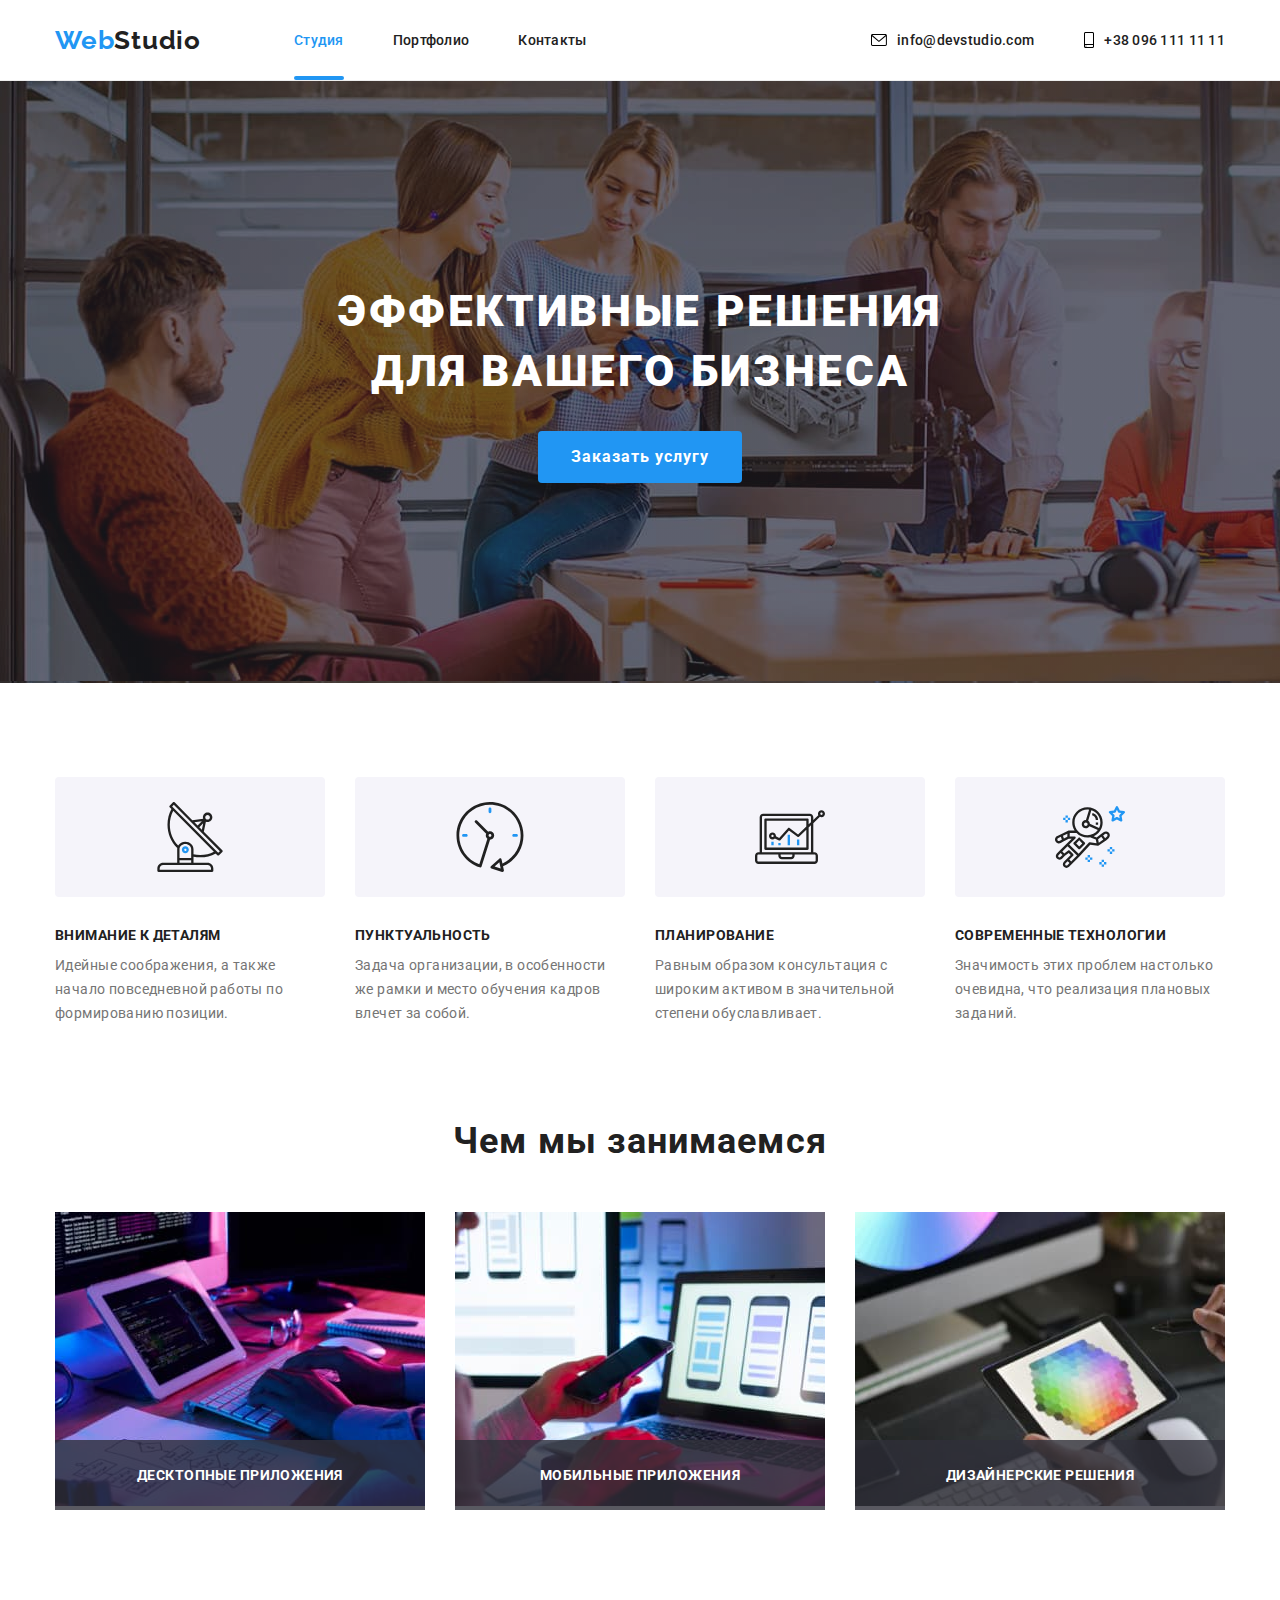
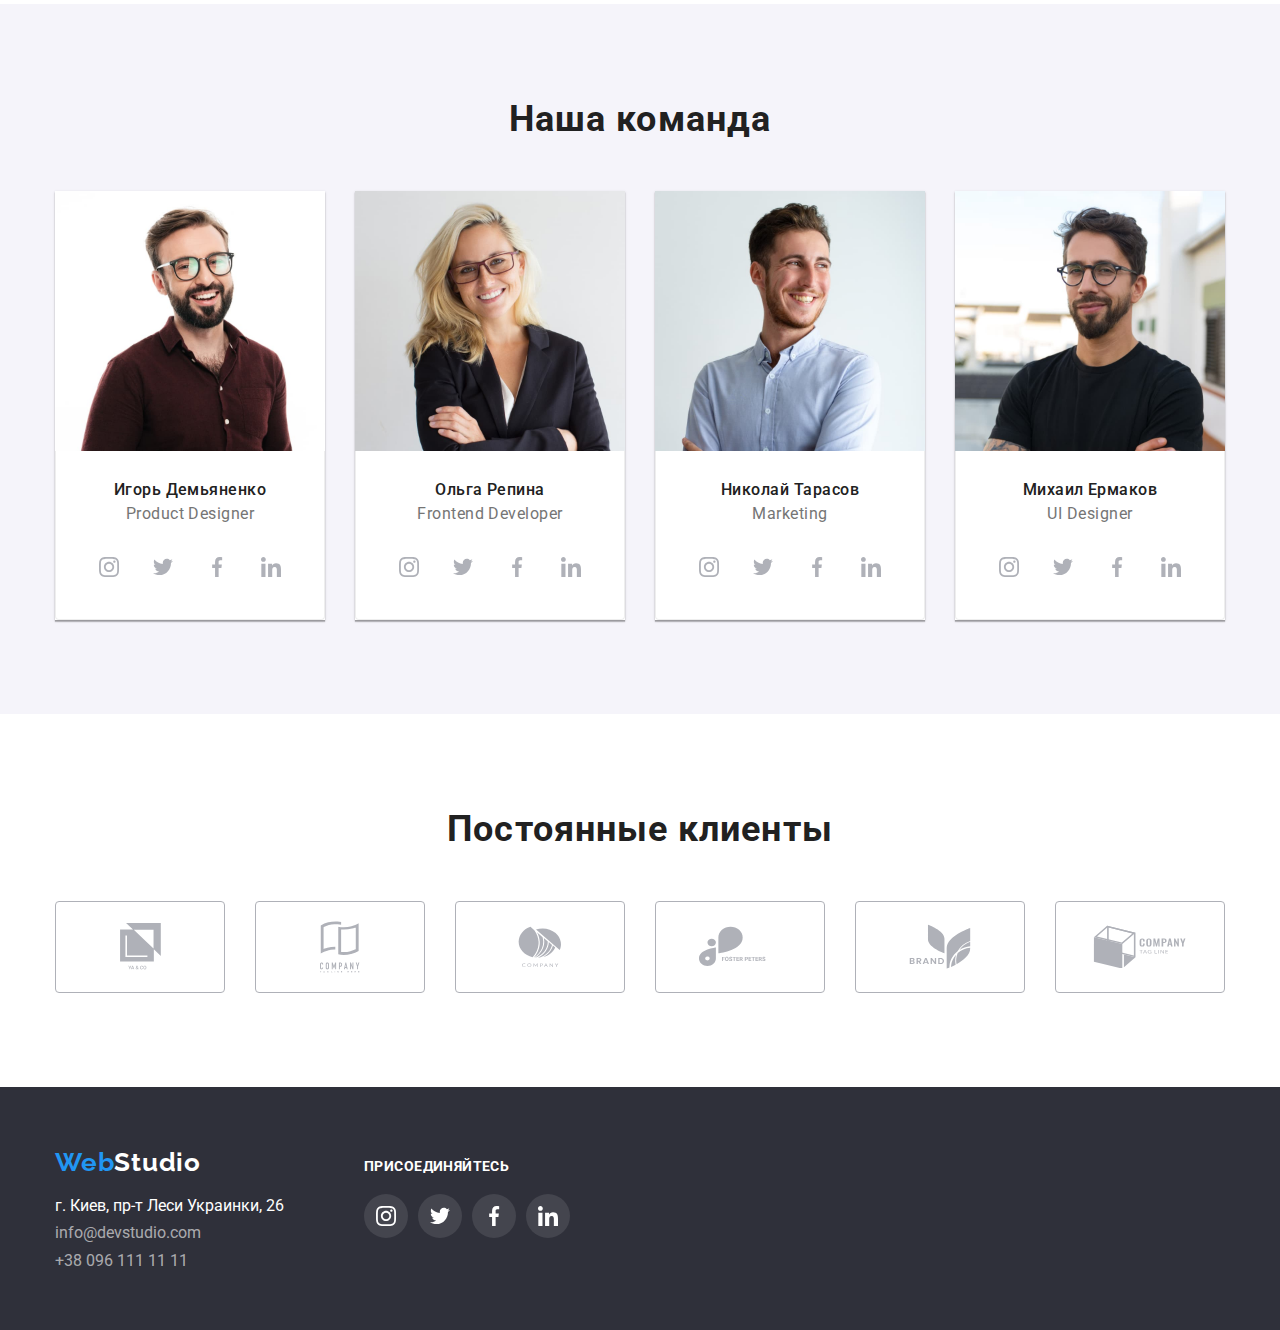
<file: index.html>
<!DOCTYPE html>
<html lang="ru">

<head>
    <meta charset="UTF-8">
    <meta http-equiv="X-UA-Compatible" content="IE=edge">
    <meta name="viewport" content="width=device-width, initial-scale=1.0">
    <title>Document</title>
    <link rel="preconnect" href="https://fonts.gstatic.com">
    <link href="https://fonts.googleapis.com/css2?family=Raleway:wght@700&family=Roboto:wght@400;500;700;900&display=swap"
        rel="stylesheet">
    <link rel="stylesheet" href="https://cdnjs.cloudflare.com/ajax/libs/modern-normalize/1.0.0/modern-normalize.min.css">
    <link rel="stylesheet" href="./css/styles.css">
</head>

<body>
    <!-- Header content -->
    <header class="header">
       <div class="container main-nav"> 
           <nav class="nav">   
            <a href="./index.html" class="logo"> <span class="web">Web</span>Studio</a>
            <ul class="link">
                <li class="nav-item"> 
                    <a href=" " class="item current" >Студия</a> </li>
                <li class="nav-item"> 
                    <a href="./portfolio.html" class="item"> Портфолио</a> </li>
                <li class="nav-item"> 
                    <a href=" " class="item">Контакты</a> </li>
            </ul>
            </nav> 
            <ul class="link">
                <li class="link-item"> 
                    <a href="mailto:info@devstudio.com" class="item">
                        <svg class="header-icon" width="16" height="12">
                            <use href="./images/icons.svg#icon-envelope"></use>
                        </svg>
                        info@devstudio.com </a>
                </li>
                <li class="link-item"> 
                    <a href="tel:+380961111111" class="item">
                        <svg class="header-icon" width="10" height="16">
                            <use href="./images/icons.svg#icon-smartphone"></use>
                        </svg>
                        +38 096 111 11 11</a>
                </li>
            </ul> 
       </div>
    </header>
    <!-- Main content -->
    <main>
        <!-- The main section-->
        <section class="hero">
            <h1 class="hero-title"> Эффективные решения <br>для вашего бизнеса</h1>
            <button data-modal-open type="button" class="button"> Заказать услугу </button>
        </section>
        <!-- Section features -->
        <section class="features">
            <div class="container section">
            <h2 class="title" hidden>Особенности</h2>
            <ul class="link">
                <li class="features-list">
                    <div class="features-link">
                        <svg class="features-icon" width="70" height="70">
                            <use href="./images/icons.svg#icon-antenna1"></use>
                        </svg>
                    </div>
                    <h3 class="subtitle">Внимание к деталям</h3>
                    <p class="text">Идейные соображения, а также начало повседневной работы по формированию позиции.</p>
                </li>
                <li class="features-list">
                    <div class="features-link">
                        <svg class="features-icon" width="70" height="70">
                            <use href="./images/icons.svg#icon-clock1"></use>
                        </svg>
                    </div>
                    <h3 class="subtitle">Пунктуальность</h3>
                    <p class="text">Задача организации, в особенности же рамки и место обучения кадров влечет за собой.</p>
                </li>
                <li class="features-list">
                    <div class="features-link">
                        <svg class="features-icon" width="70" height="70">
                            <use href="./images/icons.svg#icon-diagram1"></use>
                        </svg>
                    </div>
                    <h3 class="subtitle">Планирование</h3>
                    <p class="text">Равным образом консультация с широким активом в значительной степени обуславливает.</p>
                </li>
                <li class="features-list">
                    <div class="features-link">
                        <svg class="features-icon" width="70" height="70">
                            <use href="./images/icons.svg#icon-astronaut1"></use>
                        </svg>
                    </div>
                    <h3 class="subtitle">Современные технологии</h3>
                    <p class="text">Значимость этих проблем настолько очевидна, что реализация плановых заданий.</p>
                </li>
            </ul>
            </div>
        </section>
        <!--Section what are we doing -->
        <section class="work">
            <div class="container section">
            <h2 class="title">Чем мы занимаемся</h2>
            <ul class="link">
                <li class="work-thamb">
                    <img src="./images/box1.jpg" alt="box1" width="370">
                    <h3 class="subtitle">Десктопные приложения</h3>
                </li>
                <li class="work-thamb">
                    <img src="./images/box2.jpg" alt="box2" width="370">
                    <h3 class="subtitle">Мобильные приложения</h3>
                </li>
                <li class="work-thamb">
                    <img src="./images/box3.jpg" alt="box3" width="370">
                    <h3 class="subtitle">Дизайнерские решения</h3>
                </li>
            </ul>
            </div>
        </section>
        <!--Section command -->
        <section class="command">
            <div class="container section">
            <h2 class="title">Наша команда</h2>
            <ul class="link">
                <li class="command-card">
                    <img src="./images/img1.jpg" alt="img1" width="270" class="img">
                    <div class="command-text">
                    <h3 class="heading">Игорь Демьяненко</h3>
                    <p class="desc">Product Designer</p>
                    <ul class="command-list">
                        <li class="command-item">
                            <a class="command-icon" href="#">
                                <svg  widht="20" height="20">
                                    <use href="./images/icons.svg#icon-instagram2"></use>
                                </svg>
                            </a>
                        </li>
                        <li class="command-item">
                            <a class="command-icon" href="#">
                                <svg  widht="20" height="20">
                                    <use href="./images/icons.svg#icon-twitter1"></use>
                                </svg>
                            </a>
                        </li>
                        <li class="command-item">
                            <a class="command-icon" href="#">
                                <svg widht="20" height="20">
                                    <use href="./images/icons.svg#icon-facebook1"></use>
                                </svg>
                            </a>
                        </li>
                        <li class="command-item">
                            <a class="command-icon" href="#">
                                <svg widht="20" height="20">
                                    <use href="./images/icons.svg#icon-linkedin1"></use>
                                </svg>
                            </a>
                        </li>
                    </ul>
                    </div>
                </li>
                <li class="command-card">
                    <img src="./images/img2.jpg" alt="img2" width="270" class="img">
                    <div class="command-text">
                    <h3  class="heading">Ольга Репина</h3>
                    <p class="desc">Frontend Developer</p>
                    <ul class="command-list">
                    <li class="command-item">
                        <a class="command-icon" href="#">
                                <svg widht="20" height="20">
                                    <use href="./images/icons.svg#icon-instagram2"></use>
                                </svg>
                            </a>
                        </li>
                    <li class="command-item">
                        <a class="command-icon" href="#">
                            <svg  widht="20" height="20">
                                <use href="./images/icons.svg#icon-twitter1"></use>
                            </svg>
                        </a>
                        </li>
                    <li class="command-item">
                        <a class="command-icon" href="#">
                                <svg widht="20" height="20">
                                    <use href="./images/icons.svg#icon-facebook1"></use>
                                </svg>
                            </a>
                        </li>
                        <li class="command-item">
                            <a class="command-icon" href="#">
                                <svg widht="20" height="20">
                                    <use href="./images/icons.svg#icon-linkedin1"></use>
                                </svg>
                            </a>
                        </li>
                    </ul>
                    </div>
                </li>
                <li class="command-card">
                    <img src="./images/img3.jpg" alt="img3" width="270" class="img">
                    <div class="command-text">
                    <h3  class="heading">Николай Тарасов</h3>
                    <p class="desc">Marketing</p>
                    <ul class="command-list">
                    <li class="command-item">
                        <a class="command-icon" href="#">
                                <svg widht="20" height="20">
                                    <use href="./images/icons.svg#icon-instagram2"></use>
                                </svg>
                            </a>
                        </li>
                    <li class="command-item">
                        <a class="command-icon" href="#">
                                <svg widht="20" height="20">
                                    <use href="./images/icons.svg#icon-twitter1"></use>
                                </svg>
                            </a>
                        </li>
                    <li class="command-item">
                        <a class="command-icon" href="#">
                                <svg widht="20" height="20">
                                    <use href="./images/icons.svg#icon-facebook1"></use>
                                </svg>
                            </a>
                        </li>
                        <li class="command-item">
                            <a class="command-icon" href="#">
                                <svg widht="20" height="20">
                                    <use href="./images/icons.svg#icon-linkedin1"></use>
                                </svg>
                            </a>
                        </li>
                    </ul>
                    </div>
                </li>
                <li class="command-card">
                    <img src="./images/img4.jpg" alt="img4" width="270" class="img">
                    <div class="command-text">
                    <h3  class="heading">Михаил Ермаков</h3>
                    <p class="desc">UI Designer</p>
                    <ul class="command-list">
                    <li class="command-item">
                        <a class="command-icon" href="#">
                                <svg widht="20" height="20">
                                    <use href="./images/icons.svg#icon-instagram2"></use>
                                </svg>
                            </a>
                        </li>
                    <li class="command-item">
                        <a class="command-icon" href="#">
                                <svg widht="20" height="20">
                                    <use href="./images/icons.svg#icon-twitter1"></use>
                                </svg>
                            </a>
                        </li>
                        <li class="command-item">
                            <a class="command-icon" href="#">
                                <svg widht="20" height="20">
                                    <use href="./images/icons.svg#icon-facebook1"></use>
                                </svg>
                            </a>
                        </li>
                        <li class="command-item">
                            <a class="command-icon" href="#">
                                <svg widht="20" height="20">
                                    <use href="./images/icons.svg#icon-linkedin1"></use>
                                </svg>
                            </a>
                        </li>
                    </ul>
                    </div>
                </li>
            </ul>
            </div>
        </section>
        <!--Client section-->
        <section class="client">
            <div class="container section">
                <h2 class="title">Постоянные клиенты</h2>
                 <ul class="client-list">
                    <li class="client-item">
                        <a class="client-icon" href="#">
                            <svg width="41" height="46.7">
                                <use href="./images/icons.svg#icon-group"></use>
                            </svg>
                        </a>
                    </li>
                    <li class="client-item">
                        <a class="client-icon" href="#">
                            <svg width="40" height="52">
                                <use href="./images/icons.svg#icon-group1"></use>
                            </svg>
                        </a>
                    </li>
                    <li class="client-item">
                        <a class="client-icon" href="#">
                            <svg width="43.46" height="41.18">
                                <use href="./images/icons.svg#icon-group2"></use>
                            </svg>
                        </a>
                    </li>
                    <li class="client-item">
                        <a class="client-icon" href="#">
                            <svg width="84.44" height="40.62">
                                <use href="./images/icons.svg#icon-group3"></use>
                            </svg>
                        </a>
                    </li>
                    <li class="client-item">
                        <a class="client-icon" href="#">
                            <svg width="62.54" height="45.43">
                                <use href="./images/icons.svg#icon-group4"></use>
                            </svg>
                        </a>
                    </li>
                    <li class="client-item">
                        <a class="client-icon" href="#">
                            <svg width="93.79" height="43.93">
                                <use href="./images/icons.svg#icon-group5"></use>
                            </svg>
                        </a>
                    </li>
                </ul>
            </div>
        </section>
    </main>
    <!-- Footer content -->
    <footer class="footer">    
        <div class="container footer-conteiner">
            <div class="footer-adress">
                <a href="/" class="logo"> <span class="web">Web</span>Studio</a>
            <address>
                <p class="address"> г. Киев, пр-т Леси Украинки, 26 </p>
            </address>
            <ul class="link">
                <li class="footer-link"> <a href="mailto:info@devstudio.com" class="footer-contact">info@devstudio.com </a></li>
                <li> <a href="tel:+380961111111" class="footer-contact">+38 096 111 11 11</a> </li>
            </ul>
            </div>
        <div class="footer-icons">
            <p class="footer-title">присоединяйтесь</p>
            <ul class="footer-list">
                <li class="footer-item">
                    <a class="footer-link-icon" href="#">
                        <svg class="footer-icon" widht="20" height="20">
                            <use href="./images/icons.svg#icon-instagram2"></use>
                        </svg>
                    </a>
                </li>
                <li class="footer-item">
                    <a class="footer-link-icon" href="#">
                        <svg class="footer-icon" widht="20" height="20">
                            <use href="./images/icons.svg#icon-twitter1"></use>
                        </svg>
                    </a>
                </li>
                <li class="footer-item">
                    <a class="footer-link-icon" href="#">
                        <svg class="footer-icon" widht="20" height="20">
                            <use href="./images/icons.svg#icon-facebook1"></use>
                        </svg>
                    </a>
                </li>
                <li class="footer-item">
                    <a class="footer-link-icon" href="#">
                        <svg class="footer-icon" widht="20" height="20">
                            <use href="./images/icons.svg#icon-linkedin1"></use>
                        </svg>
                    </a>
                </li>
            </ul>
        </div>
        </div>
    </footer>
    <div class="backdrop is-hidden" data-modal>
        <div class="modal-content">
            <button data-modal-close type="button" class="modal-close">
                <svg width="11" height="11">
                    <use href="./images/icons.svg#icon-Vector1"></use>
                </svg>
            </button>
        </div>
    </div>
    <script src="./modal.js"></script>
</body>

</html>
</file>
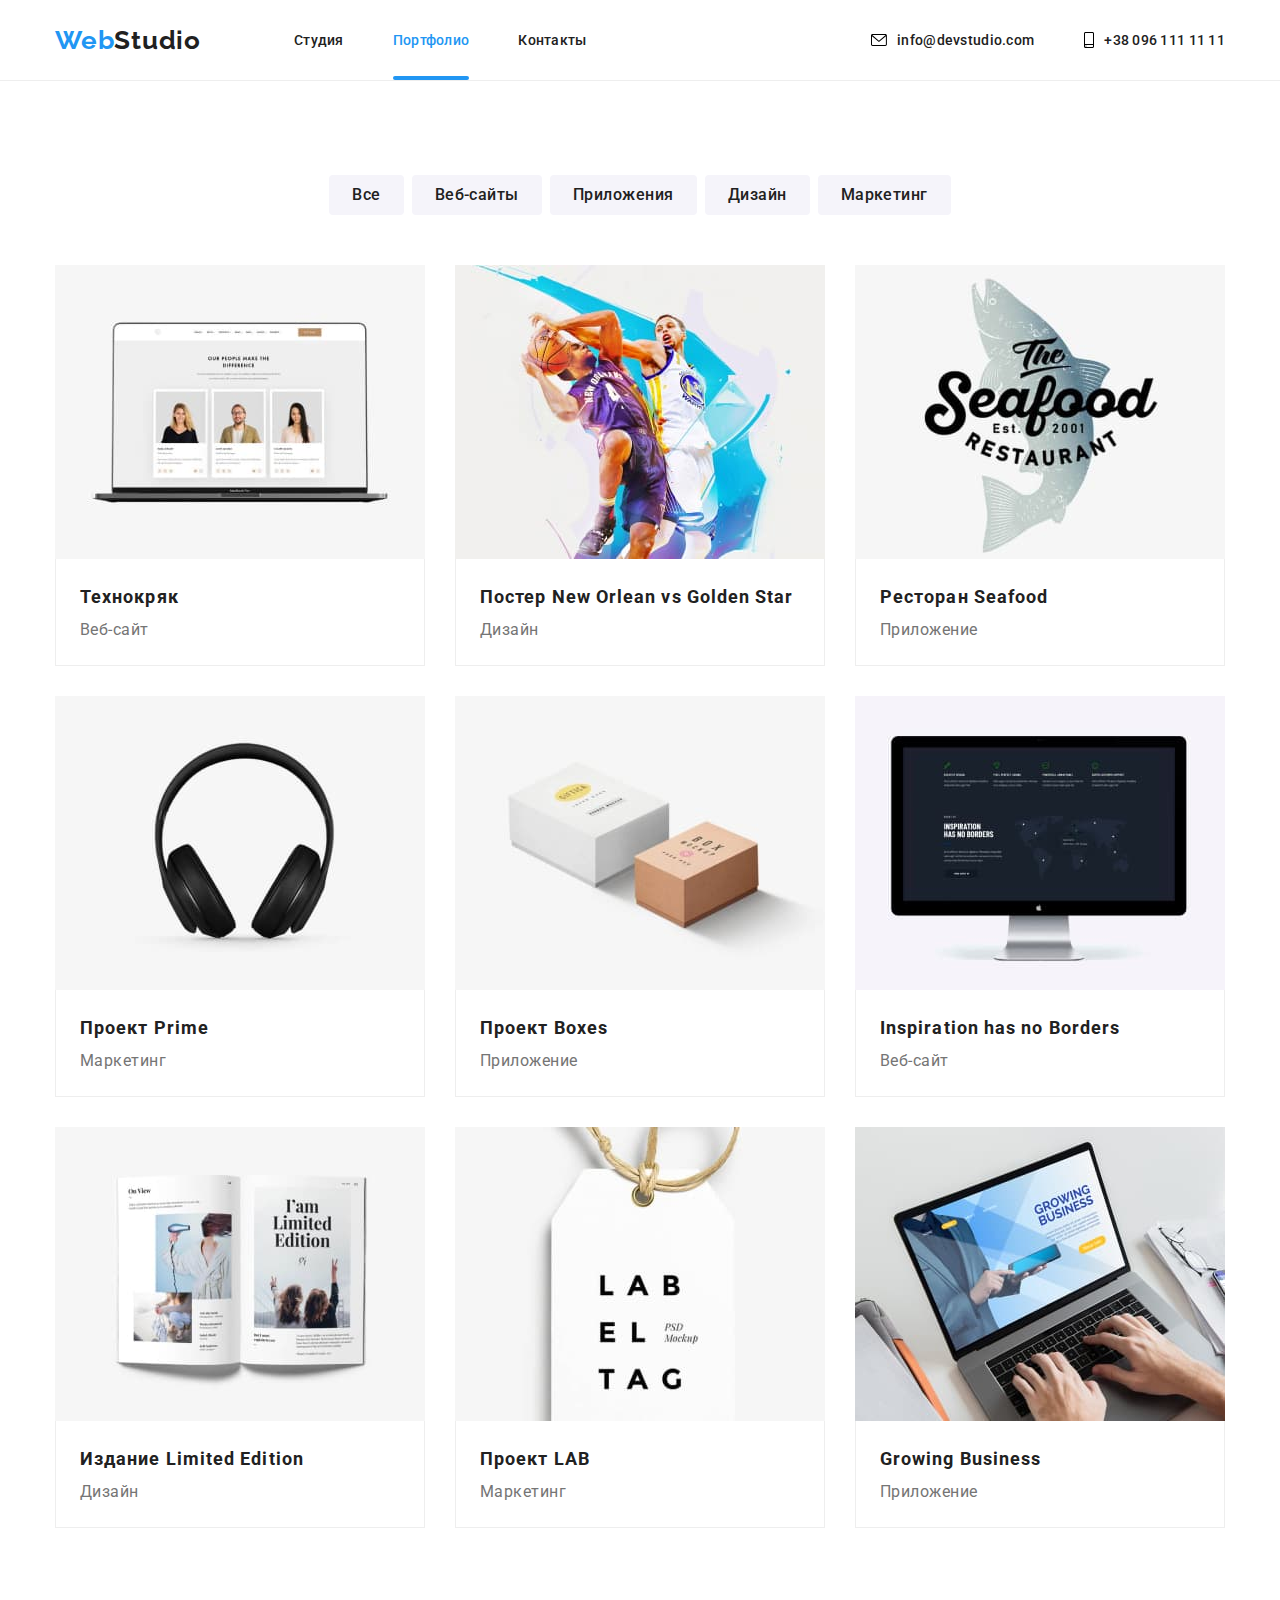
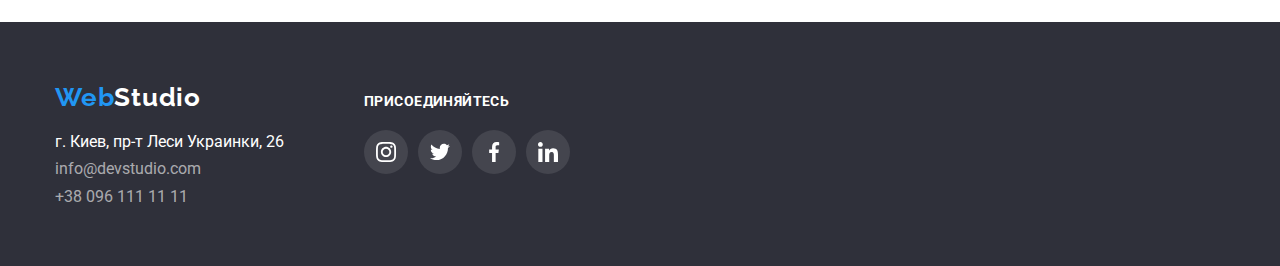
<file: portfolio.html>
<!DOCTYPE html>
<html lang="ru">

<head>
    <meta charset="UTF-8">
    <meta http-equiv="X-UA-Compatible" content="IE=edge">
    <meta name="viewport" content="width=device-width, initial-scale=1.0">
    <title>Document</title>
    <link rel="preconnect" href="https://fonts.gstatic.com">
    <link
        href="https://fonts.googleapis.com/css2?family=Raleway:wght@700&family=Roboto:wght@400;500;700;900&display=swap"
        rel="stylesheet">
    <link rel="stylesheet" href="https://cdnjs.cloudflare.com/ajax/libs/modern-normalize/1.0.0/modern-normalize.min.css">
    <link rel="stylesheet" href="./css/styles.css">
</head>

<body>
    <!-- Header content -->
    <header class="header">
        <div class="container main-nav">
            <nav class="nav">
                <a href="./index.html" class="logo"> <span class="web">Web</span>Studio</a>
                <ul class="link">
                    <li class="nav-item">
                        <a href="./index.html" class="item ">Студия</a>
                    </li>
                    <li class="nav-item">
                        <a href="./portfolio.html" class="item current"> Портфолио</a>
                    </li>
                    <li class="nav-item">
                        <a href=" " class="item">Контакты</a>
                    </li>
                </ul>
            </nav>
            <ul class="link">
                <li class="link-item">
                    <a href="mailto:info@devstudio.com" class="item">
                        <svg class="header-icon" width="16" height="12">
                            <use href="./images/icons.svg#icon-envelope"></use>
                        </svg>
                        info@devstudio.com </a>
                </li>
                <li class="link-item">
                    <a href="tel:+380961111111" class="item">
                        <svg class="header-icon" width="10" height="16">
                            <use href="./images/icons.svg#icon-smartphone"></use>
                        </svg>
                        +38 096 111 11 11</a>
                </li>
            </ul>
        </div>
    </header>
    <!-- Main content -->
    <main>
        <section class="section">
            <div class="container">
            <h1 class="portfolio-title" hidden> Портфолио </h1>
            <ul class="link link-buttons">
                <li class="portfolio-buttons"> 
                    <button type="button" class="buttons"> Все </button> 
                </li>
                <li class="portfolio-buttons">
                    <button type="button" class="buttons"> Веб-сайты </button>
                </li>
                <li class="portfolio-buttons">
                    <button type="button" class="buttons"> Приложения </button>
                </li>
                <li class="portfolio-buttons">
                    <button type="button" class="buttons"> Дизайн </button>
                </li>
                <li class="portfolio-buttons">
                    <button type="button" class="buttons"> Маркетинг </button>
                </li>
            </ul>
            <ul class="link link-card">
                <li class="card">
                    <a class="card-list" href="#">
                    <div class="p-card-overlay">
                    <img src="./images/hoptimg1.jpg" alt="pimg1" width="370" class="img">
                    <p class="text-overlay">Технокряк это современная площадка распространения коронавируса. Компании используют эту платформу для цифрового
                    шпионажа и атак на защищённые сервера конкурентов.</p>
                    </div>
                    <div class="card-text">
                    <h2 class="caption"> Технокряк </h2>
                    <p class="desc"> Веб-сайт </p>
                    </div>
                    </a>
                </li>
                <li class="card">
                    <a class="card-list" href="#">
                     <div class="p-card-overlay">
                    <img src="./images/portimg2.jpg" alt="pimg2" width="370" class="img">
                    <p class="text-overlay">Технокряк это современная площадка распространения коронавируса. Компании используют эту
                        платформу для цифрового шпионажа и атак на защищённые сервера конкурентов.</p>
                    </div>
                    <div class="card-text">
                    <h2 class="caption"> Постер New Orlean vs Golden Star </h2>
                    <p class="desc"> Дизайн </p>
                    </div>
                    </a>
                </li>
                <li class="card">
                    <a class="card-list" href="#">
                    <div class="p-card-overlay">
                    <img src="./images/portimg3.jpg" alt="pimg3" width="370" class="img">
                    <p class="text-overlay">Технокряк это современная площадка распространения коронавируса. Компании используют эту
                        платформу для цифрового шпионажа и атак на защищённые сервера конкурентов.</p>
                    </div>
                    <div class="card-text">
                    <h2 class="caption"> Ресторан Seafood </h2>
                    <p class="desc"> Приложение </p>
                    </div>
                    </a>
                </li>
                <li class="card">
                    <a class="card-list" href="#">
                    <div class="p-card-overlay">
                    <img src="./images/portimg4.jpg" alt="pimg4" width="370" class="img">
                    <p class="text-overlay">Технокряк это современная площадка распространения коронавируса. Компании используют эту
                        платформу для цифрового шпионажа и атак на защищённые сервера конкурентов.</p>
                    </div>
                    <div class="card-text">
                    <h2 class="caption"> Проект Prime </h2>
                    <p class="desc"> Маркетинг </p>
                    </div>
                    </a>
                </li>
                <li class="card">
                    <a class="card-list" href="#">
                    <div class="p-card-overlay">
                    <img src="./images/portimg5.jpg" alt="pimg5" width="370" class="img">
                    <p class="text-overlay">Технокряк это современная площадка распространения коронавируса. Компании используют эту
                        платформу для цифрового шпионажа и атак на защищённые сервера конкурентов.</p>
                    </div>
                    <div class="card-text">
                    <h2 class="caption"> Проект Boxes </h2>
                    <p class="desc"> Приложение </p>
                    </div>
                    </a>
                </li>
                <li class="card">
                    <a class="card-list" href="#">
                    <div class="p-card-overlay">
                    <img src="./images/portimg6.jpg" alt="pimg6" width="370" class="img">
                    <p class="text-overlay">Технокряк это современная площадка распространения коронавируса. Компании используют эту
                        платформу для цифрового шпионажа и атак на защищённые сервера конкурентов.</p>
                    </div>
                    <div class="card-text">
                    <h2 class="caption"> Inspiration has no Borders </h2>
                    <p class="desc"> Веб-сайт </p>
                    </div>
                    </a>
                </li>
                <li class="card">
                    <a class="card-list" href="#">
                    <div class="p-card-overlay">
                    <img src="./images/portimg7.jpg" alt="pimg7" width="370" class="img">
                    <p class="text-overlay">Технокряк это современная площадка распространения коронавируса. Компании используют эту
                        платформу для цифрового шпионажа и атак на защищённые сервера конкурентов.</p>
                    </div>
                    <div class="card-text">
                    <h2 class="caption"> Издание Limited Edition </h2>
                    <p class="desc"> Дизайн </p>
                    </div>
                    </a>
                </li>
                <li class="card">
                    <a class="card-list" href="#">
                    <div class="p-card-overlay">
                    <img src="./images/portimg8.jpg" alt="pimg8" width="370" class="img">
                    <p class="text-overlay">Технокряк это современная площадка распространения коронавируса. Компании используют эту
                        платформу для цифрового шпионажа и атак на защищённые сервера конкурентов.</p>
                    </div>
                    <div class="card-text">
                    <h2 class="caption"> Проект LAB </h2>
                    <p class="desc"> Маркетинг </p>
                    </div>
                    </a>
                </li>
                <li class="card">
                    <a class="card-list" href="#">
                    <div class="p-card-overlay">
                    <img src="./images/portimg9.jpg" alt="pimg9" width="370" class="img">
                    <p class="text-overlay">Технокряк это современная площадка распространения коронавируса. Компании используют эту
                        платформу для цифрового шпионажа и атак на защищённые сервера конкурентов.</p>
                    </div>
                    <div class="card-text">
                    <h2 class="caption"> Growing Business </h2>
                    <p class="desc"> Приложение </p>
                    </div>
                    </a>
                </li>
            </ul>
            </div>
        </section>
    </main>
        <!-- Footer content -->
<footer class="footer">
    <div class="container footer-conteiner">
        <div class="footer-adress">
            <a href="/" class="logo"> <span class="web">Web</span>Studio</a>
            <address>
                <p class="address"> г. Киев, пр-т Леси Украинки, 26 </p>
            </address>
            <ul class="link">
                <li class="footer-link"> <a href="mailto:info@devstudio.com" class="footer-contact">info@devstudio.com
                    </a></li>
                <li> <a href="tel:+380961111111" class="footer-contact">+38 096 111 11 11</a> </li>
            </ul>
        </div>
        <div class="footer-icons">
            <p class="footer-title">присоединяйтесь</p>
            <ul class="footer-list">
                <li class="footer-item">
                    <a class="footer-link-icon" href="#">
                        <svg class="footer-icon" widht="20" height="20">
                            <use href="./images/icons.svg#icon-instagram2"></use>
                        </svg>
                    </a>
                </li>
                <li class="footer-item">
                    <a class="footer-link-icon" href="#">
                        <svg class="footer-icon" widht="20" height="20">
                            <use href="./images/icons.svg#icon-twitter1"></use>
                        </svg>
                    </a>
                </li>
                <li class="footer-item">
                    <a class="footer-link-icon" href="#">
                        <svg class="footer-icon" widht="20" height="20">
                            <use href="./images/icons.svg#icon-facebook1"></use>
                        </svg>
                    </a>
                </li>
                <li class="footer-item">
                    <a class="footer-link-icon" href="#">
                        <svg class="footer-icon" widht="20" height="20">
                            <use href="./images/icons.svg#icon-linkedin1"></use>
                        </svg>
                    </a>
                </li>
            </ul>
        </div>
    </div>
</footer>
</body>
        
</html>
</file>
<file: css/styles.css>
:root {
  --primari-text-color: #212121;
  --title-text-color: #757575;
  --accent-color: #2196f3;
  --primari-white-color: #ffffff;
  --bg-hero-color: #2f303a;
  --bg-command-color: #f5f4fa;
  --bg-hero-button-color: #188ce8;
  --footer-item-color: rgba(255, 255, 255, 0.6);
  --command-card-color: #eeeeee;
  --hero-linear-gradient: rgba(47, 48, 58, 0.4);
  --footer-bg-icon: rgba(255, 255, 255, 0.1);
  --icons-color: #afb1b8;
  --bg-portfolio-card: rgba(33, 150, 243, 0.9);
  --main-font: "Roboto", sans-serif;
  --accent-font: "Raleway", sans-serif;
}

body {
  font-family: var(--main-font);
  font-style: normal;
  font-weight: normal;
  color: var(--primari-text-color);
  background-color: var(--primari-white-color);
}

.link {
  margin: 0;
  padding: 0;
  list-style: none;
}

.container {
  width: 1200px;
  padding-left: 15px;
  padding-right: 15px;
  margin: 0 auto;
}

/* Header content */
.header {
  font-weight: 500;
  font-size: 14px;
  line-height: 1.172;
  letter-spacing: 0.02em;
  text-align: center;
  border-bottom: 1px solid var(--command-card-color);
}
.header .nav {
  display: flex;
  justify-content: center;
  align-items: center;
}

.header .link {
  display: flex;
  margin-left: auto;
}

.header .container {
  display: flex;
  justify-content: center;
  align-items: center;
}

.logo {
  margin-right: 93px;
  font-family: var(--accent-font);
  font-weight: bold;
  font-size: 26px;
  line-height: 1.173;
  letter-spacing: 0.03em;
  text-decoration: none;
  color: var(--primari-text-color);
}

.item {
  display: flex;
  color: var(--primari-text-color);
  text-decoration: none;
  padding-top: 32px;
  padding-bottom: 32px;
  align-items: center;
  transition: color 250ms cubic-bezier(0.4, 0, 0.2, 1);
}

.item:hover,
.item:focus {
  color: var(--accent-color);
}

.nav .nav-item + .nav-item {
  margin-left: 49px;
}

.link .link-item + .link-item {
  margin-left: 50px;
}

.web {
  color: var(--accent-color);
}
.current {
  position: relative;
  color: var(--accent-color);
}

.current::after {
  position: absolute;
  content: " ";
  left: 0;
  bottom: 0;
  width: 100%;
  height: 4px;
  border-radius: 2px;
  background-color: var(--accent-color);
}

.header-icon {
  margin-right: 10px;
  transition: fill 250ms cubic-bezier(0.4, 0, 0.2, 1);
}

.link-item:hover,
.link-item:focus {
  fill: var(--accent-color);
}

.link-item {
  display: flex;
}

/* The main section */

.hero {
  background-color: var(--bg-hero-color);
  padding-top: 200px;
  padding-bottom: 200px;
  text-align: center;
  max-width: 1600px;
  margin-left: auto;
  margin-right: auto;
  background-image: linear-gradient(
      rgba(47, 48, 58, 0.4),
      rgba(47, 48, 58, 0.4)
    ),
    url(../images/bghero.jpg);
}
.hero-title {
  font-weight: 900;
  font-size: 44px;
  line-height: 1.364;
  letter-spacing: 0.06em;
  text-transform: uppercase;
  color: var(--primari-white-color);
  margin-top: 0;
  margin-bottom: 30px;
}
.button {
  display: inline-block;
  font-family: inherit;
  font-weight: bold;
  font-size: 16px;
  line-height: 1.875;
  letter-spacing: 0.06em;
  padding: 10px 32px;
  cursor: pointer;
  border-radius: 4px;
  color: var(--primari-white-color);
  background-color: var(--accent-color);
  min-width: 200px;
  border: 1px solid transparent;
  transition: color 250ms cubic-bezier(0.4, 0, 0.2, 1),
    background-color cubic-bezier(0.4, 0, 0.2, 1);
}
.button:hover,
.button:focus {
  color: var(--primari-white-color);
  background-color: var(--bg-hero-button-color);
}

.section {
  padding-top: 94px;
  padding-bottom: 94px;
}
/* Titel section */

.title {
  font-weight: bold;
  font-size: 36px;
  line-height: 1.172;
  letter-spacing: 0.03em;
  margin-bottom: 50px;
  margin-top: 0;
  text-align: center;
}

/* Section features */

.features .link {
  display: flex;
}

.features-list:not(:last-child) {
  margin-right: 30px;
}

.features-link {
  display: flex;
  width: 270px;
  height: 120px;
  margin-bottom: 30px;
  border-radius: 4px;
  justify-content: center;
  align-items: center;
  background-color: var(--bg-command-color);
}

.subtitle {
  margin: 0;
  margin-bottom: 10px;
  font-weight: bold;
  font-size: 14px;
  line-height: 1.172;
  letter-spacing: 0.03em;
  text-transform: uppercase;
}
.text {
  margin: 0;
  font-size: 14px;
  line-height: 1.714;
  letter-spacing: 0.03em;
  color: var(--title-text-color);
}

/* ection what are we doing*/
.work .section {
  padding-top: 0px;
}

.work .link {
  display: flex;
  justify-content: space-between;
}

.work .subtitle {
  position: absolute;
  bottom: 0;
  left: 0;
  right: 0;
  padding-top: 27px;
  padding-bottom: 27px;
  text-align: center;
  color: var(--primari-white-color);
  background: rgba(47, 48, 58, 0.8);
  margin: 0px;
}
.work-thamb {
  position: relative;
}

/* Section command */

.command {
  background-color: var(--bg-command-color);
  text-align: center;
}

.command-card {
  width: 270px;
  background-color: var(--primari-white-color);
  box-shadow: 0px 1px 3px rgba(0, 0, 0, 0.12), 0px 1px 1px rgba(0, 0, 0, 0.14),
    0px 2px 1px rgba(0, 0, 0, 0.2);
}
.command-card:not(:last-child) {
  margin-right: 30px;
}

.command .link {
  display: flex;
  justify-content: space-between;
}

.heading {
  font-weight: 500;
  font-size: 16px;
  line-height: 1.172;
  letter-spacing: 0.03em;
  margin: 0px;
}
.desc {
  font-size: 16px;
  line-height: 1.172;
  letter-spacing: 0.03em;
  color: var(--title-text-color);
}
.command-text {
  padding-top: 30px;
  padding-bottom: 30px;
  border: 1px solid var(--command-card-color);
  border-top: none;
  border-radius: 0 0 4px 4px;
  box-sizing: border-box;
}
.command-list {
  margin: 0 auto;
  margin-top: 16px;
  display: flex;
  justify-content: center;
  padding: 0;
}
.command-item {
  display: flex;
  justify-content: center;
  align-items: center;
}

.command-item:not(:last-child) {
  margin-right: 10px;
}

.command-icon {
  width: 44px;
  height: 44px;
  border-radius: 50%;
  display: flex;
  justify-content: center;
  align-items: center;
  fill: var(--icons-color);
  transition: background-color 250ms cubic-bezier(0.4, 0, 0.2, 1),
    fill 250ms cubic-bezier(0.4, 0, 0.2, 1);
}
.command-icon:hover,
.command-icon:focus {
  background-color: var(--accent-color);
}

.command-icon:hover,
.command-icon:focus {
  fill: var(--primari-white-color);
}

/* Footer content */

.footer {
  background-color: var(--bg-hero-color);
  padding-top: 60px;
  padding-bottom: 60px;
  margin: 0;
}
.footer .logo {
  display: block;
  margin-bottom: 20px;
  color: var(--primari-white-color);
}
.footer-adress {
  display: block;
}
.footer .address {
  font-style: normal;
  color: var(--primari-white-color);
  margin-top: 0px;
  margin-bottom: 9px;
}
.footer-contact {
  display: block;
  font-family: inherit;
  text-decoration: none;
  color: var(--footer-item-color);
  transition: color 250ms cubic-bezier(0.4, 0, 0.2, 1);
}
.footer-contact:hover,
.footer-contact:focus {
  color: var(--accent-color);
}

.footer-adress .footer-link {
  margin-bottom: 9px;
}

.footer-icons {
  display: block;
  margin-left: 70px;
}

.footer-title {
  margin: 0;
  margin-bottom: 20px;
  font-weight: 700;
  font-size: 14px;
  line-height: 1.172;
  letter-spacing: 0.03em;
  text-transform: uppercase;
  color: var(--primari-white-color);
}

.footer-list {
  display: flex;
  margin: 0;
  padding: 0;
}
.footer-item {
  list-style: none;
}

.footer-item:not(:last-child) {
  margin-right: 10px;
}
.footer-link-icon {
  display: flex;
  justify-content: center;
  align-items: center;
  width: 44px;
  height: 44px;
  border-radius: 50%;
  background-color: var(--footer-bg-icon);
  transition: background-color 250ms cubic-bezier(0.4, 0, 0.2, 1);
}

.footer-link-icon:hover,
.footer-link-icon:focus {
  background-color: var(--accent-color);
}

.footer-icon {
  fill: var(--primari-white-color);
}

.footer-conteiner {
  display: flex;
  align-items: baseline;
}

/* client section */
.client-list {
  margin: 0;
  padding: 0;
  display: flex;
  justify-content: center;
}

.client-item {
  list-style: none;
}
.client-item:not(:last-child) {
  margin-right: 30px;
}

.client-icon {
  display: flex;
  justify-content: center;
  align-items: center;
  width: 170px;
  height: 92px;
  border: 1px solid #afb1b8;
  border-radius: 4px;
  fill: var(--icons-color);
  transition: fill 250ms cubic-bezier(0.4, 0, 0.2, 1),
    border-color 250ms cubic-bezier(0.4, 0, 0.2, 1);
}

.client-icon:hover,
.client-icon:focus {
  fill: var(--accent-color);
  border-color: var(--accent-color);
}

/* portfolio css */

.link-buttons {
  display: flex;
  justify-content: center;
  margin-bottom: 50px;
}
.buttons {
  display: block;
  font-family: inherit;
  font-size: 16px;
  font-weight: 500;
  line-height: 1.625;
  letter-spacing: 0.03em;
  padding: 6px 22px;
  cursor: pointer;
  color: var(--primari-text-color);
  background-color: var(--bg-command-color);
  border-radius: 4px;
  border: 1px solid transparent;
  text-align: center;
  transition: background-color 250ms cubic-bezier(0.4, 0, 0.2, 1),
    color 250ms cubic-bezier(0.4, 0, 0.2, 1);
}

.portfolio-buttons:not(:last-child) {
  margin-right: 8px;
}

.buttons:hover,
.buttons:focus {
  color: var(--primari-white-color);
  background-color: var(--accent-color);
}

.card {
  display: block;
  width: 370px;
  margin-right: 30px;
  margin-bottom: 30px;
  background: var(--primari-white-color);
  box-sizing: border-box;
}

.card:nth-child(3n) {
  margin-right: 0px;
}
.card:nth-last-child(-n + 3) {
  margin-bottom: 0px;
}
.link-card {
  display: flex;
  flex-wrap: wrap;
}

.card-text {
  border: 1px solid var(--command-card-color);
  border-top: none;
  padding-left: 24px;
  padding-right: 24px;
  padding-top: 20px;
  padding-bottom: 20px;
}

.caption {
  font-weight: bold;
  font-size: 18px;
  line-height: 2;
  letter-spacing: 0.06em;
  margin: 0px;
}
.link .desc {
  line-height: 1.875;
  margin: 0;
}

.img {
  display: block;
  min-width: 100%;
}
.card-list {
  display: inline-block;
  transition: box-shadov 250ms cubic-bezier(0.4, 0, 0.2, 1);
  text-decoration: none;
  margin: 0px;
  color: inherit;
}
.card-list:hover,
.card-list:focus {
  box-shadow: 0px 1px 3px rgba(0, 0, 0, 0.12), 0px 1px 1px rgba(0, 0, 0, 0.14),
    0px 2px 1px rgba(0, 0, 0, 0.2);
}
.p-card-overlay {
  position: relative;
  overflow: hidden;
}

.text-overlay {
  position: absolute;
  display: flex;
  align-items: center;
  width: 100%;
  height: 100%;
  top: 100%;
  left: 0;
  margin: 0;
  padding: 24px;
  font-size: 18px;
  line-height: 1.556;
  letter-spacing: 0.03em;
  color: var(--primari-white-color);
  background-color: var(--bg-portfolio-card);
  transition: transform 250ms cubic-bezier(0.4, 0, 0.2, 1);
}
.card-list:hover .text-overlay,
.card-list:focus .text-overlay {
  transform: translateY(-100%);
}

/* modal css */
.backdrop {
  position: fixed;
  top: 0;
  left: 0;
  width: 100%;
  height: 100%;
  background-color: rgba(0, 0, 0, 0.2);
  opacity: 1;
  transition: opacity 250ms cubic-bezier(0.4, 0, 0.2, 1);
}
.modal-content {
  position: absolute;
  top: 50%;
  left: 50%;
  transform: translate(-50%, -50%);
  width: 528px;
  height: 581px;
  border-radius: 4px;
  background-color: var(--primari-white-color);
  box-shadow: 0px 1px 3px rgb(0 0 0 / 12%), 0px 1px 1px rgb(0 0 0 / 14%),
    0px 2px 1px rgb(0 0 0 / 20%);
  transition: transform 250ms cubic-bezier(0.4, 0, 0.2, 1);
}
.modal-close {
  position: absolute;
  top: 8px;
  right: 8px;
  width: 30px;
  height: 30px;
  border: 1px solid rgba(0, 0, 0, 0.1);
  border-radius: 50%;
  display: flex;
  justify-content: center;
  align-items: center;
  padding: 0;
  background-color: var(--primari-white-color);
  color: var(--primari-text-color);
  cursor: pointer;
}
.is-hidden {
  opacity: 0;
  pointer-events: none;
  transition: opacity 250ms cubic-bezier(0.4, 0, 0.2, 1),
    visibility 250ms cubic-bezier(0.4, 0, 0.2, 1);
}
</file>
